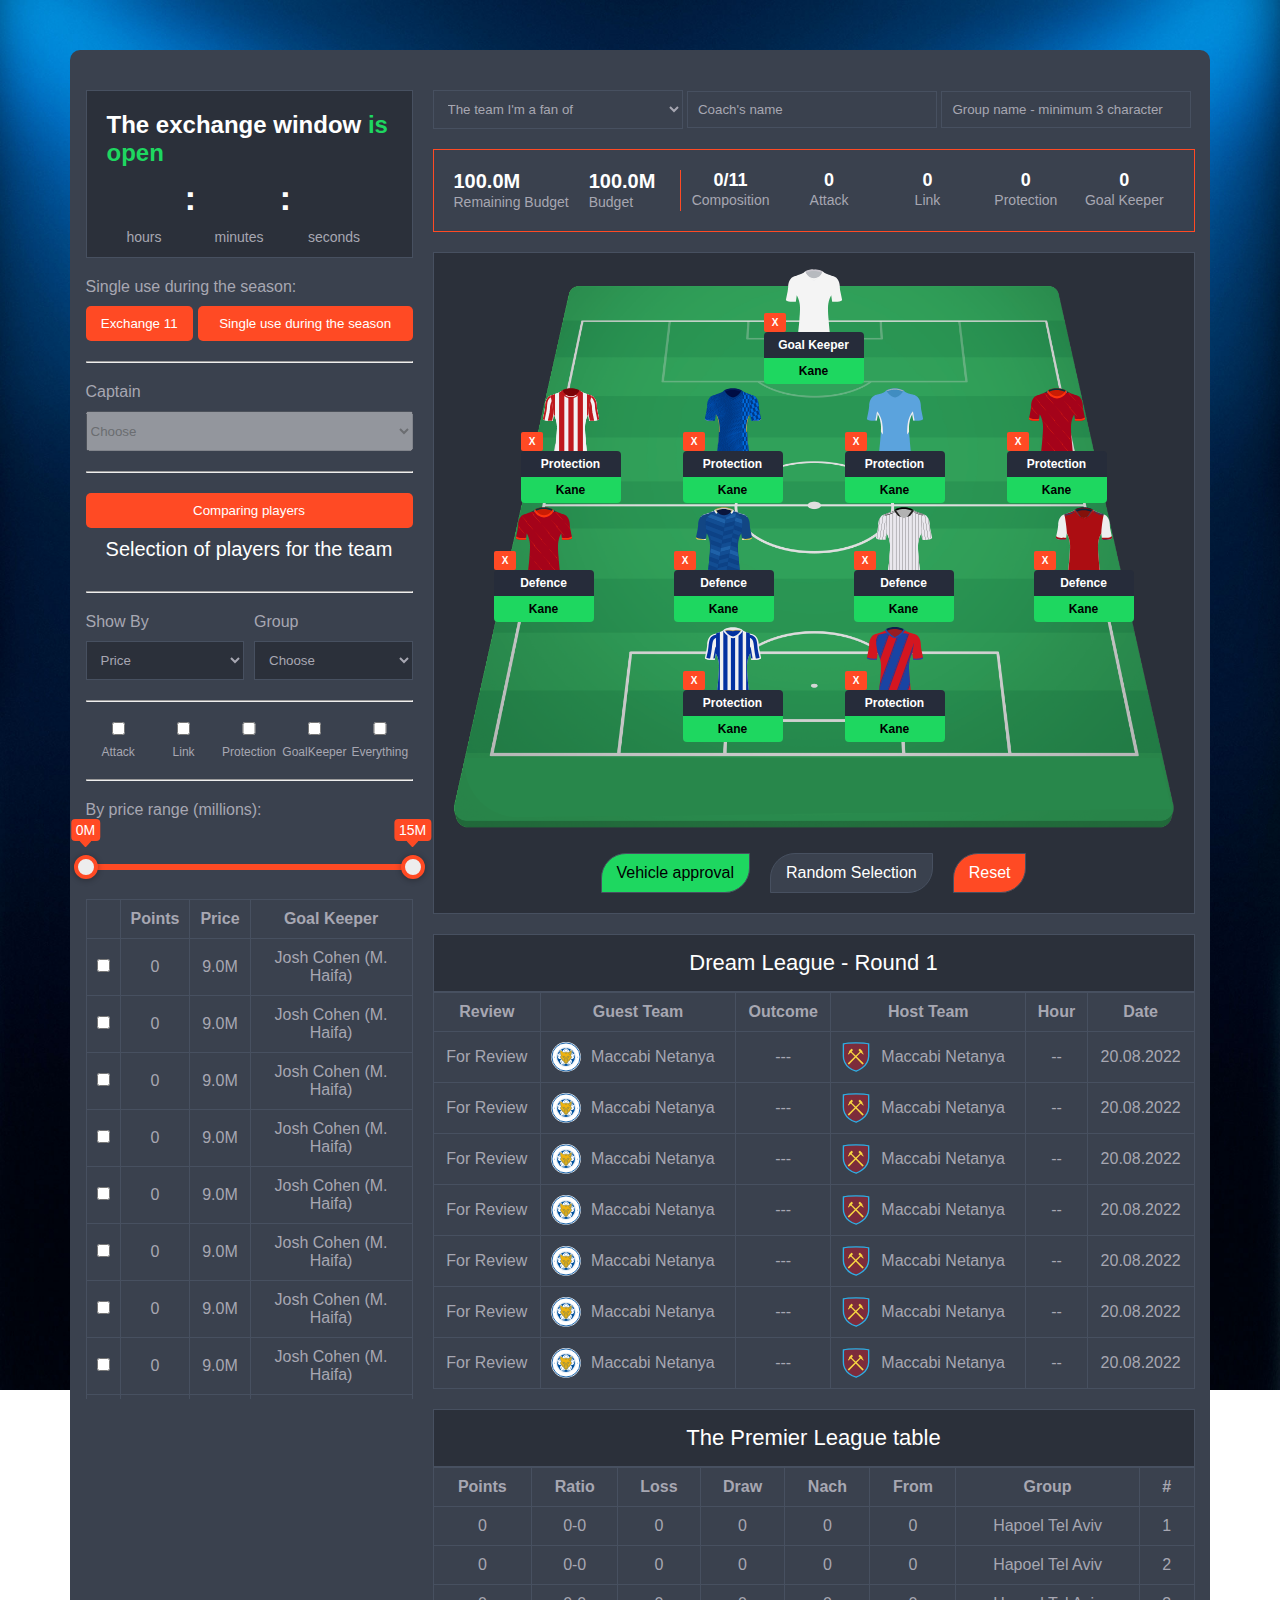
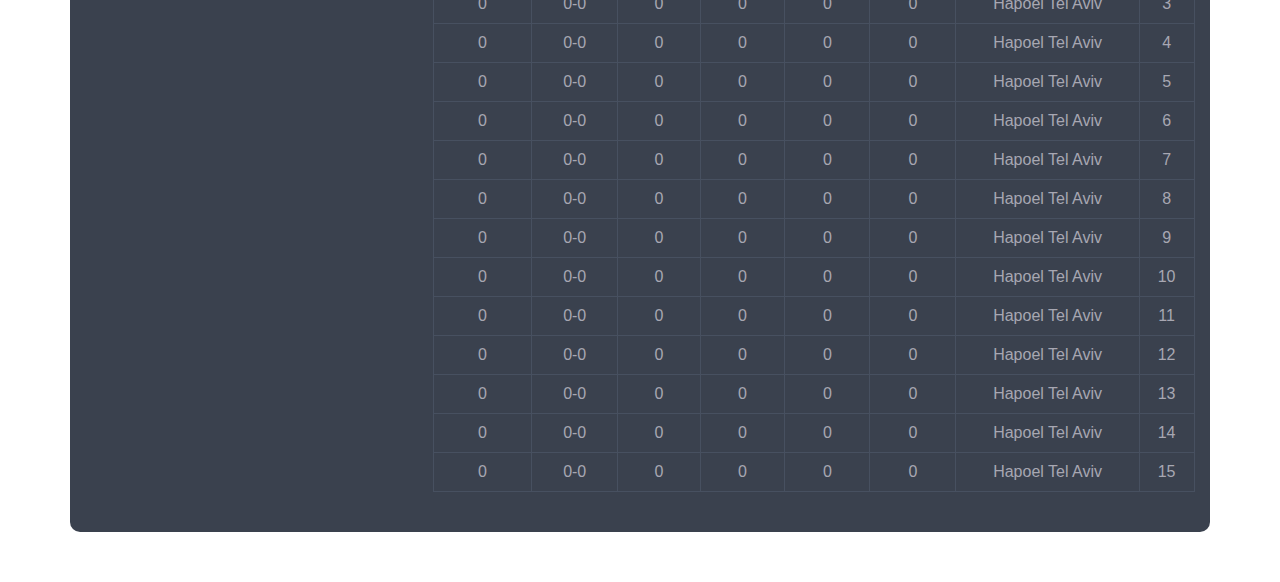
<file: index.html>
<!DOCTYPE html>
<html lang="en">
<head>
    <meta charset="UTF-8">
    <meta http-equiv="X-UA-Compatible" content="IE=edge">
    <meta name="viewport" content="width=device-width, initial-scale=1.0">
    <title>Sports</title>
    <link rel="stylesheet" href="assets/css/style.css">
</head>
<body>
    


<section class="sport-section">
    <div class="page-width">
       <div class="sportSectionContent gap-20 sport-inner items-left">
          <div class="leftPart">
             <div class="timerPart">
                <h2>The exchange window<span id="timeOut"> is open</span></h2>
                <div id="showTime">
                    <div id="showTime" class="hours"></div>
                    <div id="showTime" class="minutes"></div>
                    <div id="showTime" class="seconds"></div>
                </div>
            
             </div>
             <div class="inputPart">
                <form action="#">
                    <div>
                       <label class="customLabel" for="singleSeason">Single use during the season:</label>
                       <div class="inputTwoBtn">
                          <button disabled>Exchange 11</button>
                          <button>Single use during the season</button>
                       </div>
                    </div><hr>

                    <div>
                        <label class="customLabel" for="captain">Captain 
                        </label>
                        <select class="captainSelect" name="captain" id="captain" disabled>
                            <option value="choose">Choose</option>
                            <option value="select1">Captain 1</option>
                        </select>
                    </div><hr>

                    <div class="comBtnPart">
                        <button class="comPlayerBtn">Comparing players</button>
                        <h2>Selection of players for the team</h2>
                    </div><hr>

                    <div class="groupTwoBtn">
                        <div>
                            <label class="customLabel" for="showBy">Show By</label><br>
                          <select name="showBy" id="showBy">
                            <option value="price">Price</option>
                            <option value="points">Points</option>
                            <option value="there">There</option>
                          </select>
                        </div>

                        <div>
                            <label class="customLabel" for="group">Group</label><br>
                          <select name="group" id="group">
                            <option value="choose">Choose</option>
                            <option value="select">Select</option>
                            <option value="there">There</option>
                          </select>
                        </div>
                    </div><hr>

                    <div class="fiveDiv">
                        <div>
                           <input type="checkbox" name="attack" id="attack">
                           <label class="customLabel" for="attack">Attack</label>
                        </div>
                        <div>
                            <input type="checkbox" name="link" id="link">
                            <label class="customLabel" for="link">Link</label>
                         </div>
                         <div>
                            <input type="checkbox" name="protection" id="protection">
                            <label class="customLabel" for="protection">Protection</label>
                         </div>
                         <div>
                            <input type="checkbox" name="goalKeeper" id="goalKeeper">
                            <label class="customLabel" for="goalKeeper">GoalKeeper</label>
                         </div>
                         <div>
                            <input type="checkbox" name="everything" id="everything">
                            <label class="customLabel" for="everything">Everything</label>
                         </div>
                    </div><hr>

                    <div class="priceRangeSlider">
                        <label class="customLabel" for="priceSlider">By price range (millions):</label>
                        <!-- we can also set a default value for webrouk-custom-range div like from="300" to="700" -->
                        <webrouk-custom-range start="0" end="15" suffix-char="M">
                            <!-- This input will receive the value from the component (required) -->
                            <input id="priceSliderInput" type="hidden">
                        </webrouk-custom-range>
                    </div>

                </form>
            <div class="sliderTable">
                <table class="roundTable">
                    <thead>
                        <tr>
                            <th></th>
                            <th>Points</th>
                            <th>Price</th>
                            <th>Goal Keeper</th>
                        </tr>
                    </thead>
                    <tbody>
                        <tr>
                            <td>
                                <input type="checkbox" name="check" id="check">
                            </td>
                            <td>0</td>
                            <td>9.0M</td>
                            <td>
                                <a href="#">Josh Cohen (M. Haifa)</a>
                            </td>
                        </tr>
                        <tr>
                            <td>
                                <input type="checkbox" name="check" id="check">
                            </td>
                            <td>0</td>
                            <td>9.0M</td>
                            <td>
                                <a href="#">Josh Cohen (M. Haifa)</a>
                            </td>
                        </tr>
                        <tr>
                            <td>
                                <input type="checkbox" name="check" id="check">
                            </td>
                            <td>0</td>
                            <td>9.0M</td>
                            <td>
                                <a href="#">Josh Cohen (M. Haifa)</a>
                            </td>
                        </tr>
                        <tr>
                            <td>
                                <input type="checkbox" name="check" id="check">
                            </td>
                            <td>0</td>
                            <td>9.0M</td>
                            <td>
                                <a href="#">Josh Cohen (M. Haifa)</a>
                            </td>
                        </tr>
                        <tr>
                            <td>
                                <input type="checkbox" name="check" id="check">
                            </td>
                            <td>0</td>
                            <td>9.0M</td>
                            <td>
                                <a href="#">Josh Cohen (M. Haifa)</a>
                            </td>
                        </tr>
                        <tr>
                            <td>
                                <input type="checkbox" name="check" id="check">
                            </td>
                            <td>0</td>
                            <td>9.0M</td>
                            <td>
                                <a href="#">Josh Cohen (M. Haifa)</a>
                            </td>
                        </tr>
                        <tr>
                            <td>
                                <input type="checkbox" name="check" id="check">
                            </td>
                            <td>0</td>
                            <td>9.0M</td>
                            <td>
                                <a href="#">Josh Cohen (M. Haifa)</a>
                            </td>
                        </tr>
                        <tr>
                            <td>
                                <input type="checkbox" name="check" id="check">
                            </td>
                            <td>0</td>
                            <td>9.0M</td>
                            <td>
                                <a href="#">Josh Cohen (M. Haifa)</a>
                            </td>
                        </tr>
                        <tr>
                            <td>
                                <input type="checkbox" name="check" id="check">
                            </td>
                            <td>0</td>
                            <td>9.0M</td>
                            <td>
                                <a href="#">Josh Cohen (M. Haifa)</a>
                            </td>
                        </tr>
                        <tr>
                            <td>
                                <input type="checkbox" name="check" id="check">
                            </td>
                            <td>0</td>
                            <td>9.0M</td>
                            <td>
                                <a href="#">Josh Cohen (M. Haifa)</a>
                            </td>
                        </tr>
                        <tr>
                            <td>
                                <input type="checkbox" name="check" id="check">
                            </td>
                            <td>0</td>
                            <td>9.0M</td>
                            <td>
                                <a href="#">Josh Cohen (M. Haifa)</a>
                            </td>
                        </tr>
                        <tr>
                            <td>
                                <input type="checkbox" name="check" id="check">
                            </td>
                            <td>0</td>
                            <td>9.0M</td>
                            <td>
                                <a href="#">Josh Cohen (M. Haifa)</a>
                            </td>
                        </tr>
                        <tr>
                            <td>
                                <input type="checkbox" name="check" id="check">
                            </td>
                            <td>0</td>
                            <td>9.0M</td>
                            <td>
                                <a href="#">Josh Cohen (M. Haifa)</a>
                            </td>
                        </tr>
                        <tr>
                            <td>
                                <input type="checkbox" name="check" id="check">
                            </td>
                            <td>0</td>
                            <td>9.0M</td>
                            <td>
                                <a href="#">Josh Cohen (M. Haifa)</a>
                            </td>
                        </tr>
                        <tr>
                            <td>
                                <input type="checkbox" name="check" id="check">
                            </td>
                            <td>0</td>
                            <td>9.0M</td>
                            <td>
                                <a href="#">Josh Cohen (M. Haifa)</a>
                            </td>
                        </tr>
                        
                    </tbody>
                </table>
            </div>
            </div>
          </div>
          <div class="sport-players gap-30 rightPart">
            <div class="topPart">
                <div class="topPartInput">
                    <select class="topInputDesign" name="fanSelect" id="fanSelect">
                        <option value="fanOf">The team I'm a fan of</option>
                        <option value="other">Other</option>
                        <option value="Beitar Jerusalem">Beitar Jerusalem</option>
                    </select>
                    <input class="topInputDesign" type="text" name="coachName" placeholder="Coach's name" id="coachName">
                    <input class="topInputDesign" type="text" name="groupName" placeholder="Group name - minimum 3 character" id="groupName">
                </div>

                <div class="playerBudget">
                    <div class="flex jus-content-left gap-20">
                       <div class="playerBudgetContent">
                         <h2>100.0M</h2>
                         <span>Remaining Budget</span>
                       </div>
                       <div class="playerBudgetContent">
                        <h2>100.0M</h2>
                        <span>Budget</span>
                      </div>
                    </div>

                    <div class="playerFiveInfo">
                        <div>
                            <h3>0/11</h3>
                            <span>Composition</span>
                        </div>
                        <div>
                            <h3>0</h3>
                            <span>Attack</span>
                        </div>
                        <div>
                            <h3>0</h3>
                            <span>Link</span>
                        </div>
                        <div>
                            <h3>0</h3>
                            <span>Protection</span>
                        </div>
                        <div>
                            <h3>0</h3>
                            <span>Goal Keeper</span>
                        </div>
                    </div>
                </div>
            </div>
            <div class="sport-player-team">
                <div class="sport-bg">
                    <div class="grid po-div">
                       <div class="player">
                           <h2>
                               PO
                           </h2>
                       </div>
                       <div id="poPlayer" class="playerView">
                           <div class="playerImgContainer">
                               <img class="playerImg" src="assets/imgs/po.svg" alt="">
                           </div>
                           <button onclick="poCloseFunction();" id="poClose" class="playerCloseBtn">X</button>
                           <span class="goalKeeper">Goal Keeper</span>
                           <span class="playerName">Kane</span>
                       </div>
                    </div>
                    <div class="grid cc-div">
                       <div class="player">
                           <h2>
                               mf
                           </h2>
                           <div id="mf1Player" class="playerView">
                               <div class="playerImgContainer">
                                   <img class="playerImg" src="assets/imgs/mf-1.svg" alt="">
                               </div>
                               <button onclick="mf1CloseFunction();" id="mf1Close" class="playerCloseBtn">X</button>
                               <span class="goalKeeper">Protection</span>
                               <span class="playerName">Kane</span>
                           </div>
                       </div>
                       <div class="player">
                           <h2>
                               mf
                           </h2>
                           <div id="mf2Player" class="playerView">
                               <div class="playerImgContainer">
                                   <img class="playerImg" src="assets/imgs/mf-2.svg" alt="">
                               </div>
                               <button onclick="mf2CloseFunction();" id="mf2Close" class="playerCloseBtn">X</button>
                               <span class="goalKeeper">Protection</span>
                               <span class="playerName">Kane</span>
                           </div>
                       </div>
                       <div class="player">
                           <h2>
                               mf
                           </h2>
                           <div id="mf3Player" class="playerView">
                               <div class="playerImgContainer">
                                   <img class="playerImg" src="assets/imgs/mf-3.svg" alt="">
                               </div>
                               <button onclick="mf3CloseFunction();" id="mf3Close" class="playerCloseBtn">X</button>
                               <span class="goalKeeper">Protection</span>
                               <span class="playerName">Kane</span>
                           </div>
                       </div>
                       <div class="player">
                           <h2>
                               mf
                           </h2>
                           <div id="mf4Player" class="playerView">
                               <div class="playerImgContainer">
                                   <img class="playerImg" src="assets/imgs/mf-4.svg" alt="">
                               </div>
                               <button onclick="mf4CloseFunction();" id="mf4Close" class="playerCloseBtn">X</button>
                               <span class="goalKeeper">Protection</span>
                               <span class="playerName">Kane</span>
                           </div>
                       </div>
                    </div>
                    <div class="grid df-div">
                       <div class="player">
                           <h2>
                               DF
                           </h2>
                           <div id="df1Player" class="playerView">
                               <div class="playerImgContainer">
                                   <img class="playerImg" src="assets/imgs/df-1.svg" alt="">
                               </div>
                               <button onclick="df1CloseFunction();" id="df1Close" class="playerCloseBtn">X</button>
                               <span class="goalKeeper">Defence</span>
                               <span class="playerName">Kane</span>
                           </div>
                       </div>
                       <div class="player">
                           <h2>
                               DF
                           </h2>
                           <div id="df2Player" class="playerView">
                               <div class="playerImgContainer">
                                   <img class="playerImg" src="assets/imgs/df-2.svg" alt="">
                               </div>
                               <button onclick="df2CloseFunction();" id="df2Close" class="playerCloseBtn">X</button>
                               <span class="goalKeeper">Defence</span>
                               <span class="playerName">Kane</span>
                           </div>
                       </div>
                       <div class="player">
                           <h2>
                               DF
                           </h2>
                           <div id="df3Player" class="playerView">
                               <div class="playerImgContainer">
                                   <img class="playerImg" src="assets/imgs/df-3.svg" alt="">
                               </div>
                               <button onclick="df3CloseFunction();" id="df3Close" class="playerCloseBtn">X</button>
                               <span class="goalKeeper">Defence</span>
                               <span class="playerName">Kane</span>
                           </div>
                       </div>
                       <div class="player">
                           <h2>
                               DF
                           </h2>
                           <div id="df4Player" class="playerView">
                               <div class="playerImgContainer">
                                   <img class="playerImg" src="assets/imgs/df-4.svg" alt="">
                               </div>
                               <button onclick="df4CloseFunction();" id="df4Close" class="playerCloseBtn">X</button>
                               <span class="goalKeeper">Defence</span>
                               <span class="playerName">Kane</span>
                           </div>
                       </div>
                    </div>
                    <div class="grid at-div">
                       <div class="player">
                           <h2>
                               AT
                           </h2>
                           <div id="at1Player" class="playerView">
                               <div class="playerImgContainer">
                                   <img class="playerImg" src="assets/imgs/at-1.svg" alt="">
                               </div>
                               <button onclick="at1CloseFunction();" id="at1Close" class="playerCloseBtn">X</button>
                               <span class="goalKeeper">Protection</span>
                               <span class="playerName">Kane</span>
                           </div>
                       </div>
                       <div class="player">
                           <h2>
                               AT
                           </h2>
                           <div id="at2Player" class="playerView">
                               <div class="playerImgContainer">
                                   <img class="playerImg" src="assets/imgs/at-2.svg" alt="">
                               </div>
                               <button onclick="at2CloseFunction();" id="at2Close" class="playerCloseBtn">X</button>
                               <span class="goalKeeper">Protection</span>
                               <span class="playerName">Kane</span>
                           </div>
                       </div>
                    </div>
               </div>

               <div class="sportTheeBtn">
                  <button class="approvBtn">Vehicle approval</button>
                  <button class="randomBtn">Random Selection</button>
                  <button class="resetBtn">Reset</button>
               </div>
            </div>
            <!-- sports table -->
            <div class="tableHeader">
                <h2>
                    Dream League - Round 1
                </h2>
            </div>
            <div style="overflow-x: auto;">
                <table class="roundTable">
                    <thead>
                        <tr>
                            <th>Review</th>
                            <th>Guest Team</th>
                            <th>Outcome</th>
                            <th>Host Team</th>
                            <th>Hour</th>
                            <th>Date</th>
                        </tr>
                    </thead>
                    <tbody>
                        <tr>
                            <td>
                                <a href="#">For Review</a>
                            </td>
                            <td>
                                <a href="#">
                                    <div class="imgName">
                                        <img src="assets/imgs/Leicester.svg" alt="team">
                                        <span>Maccabi Netanya</span>
                                    </div>
                                </a>
                            </td>
                            <td>
                                <span>---</span>
                            </td>
                            <td>
                                <a href="#">
                                    <div class="imgName">
                                        <img src="assets/imgs/West_Ham.svg" alt="team">
                                        <span>Maccabi Netanya</span>
                                    </div>
                                </a>
                            </td>

                            <td>
                                <span>--</span>
                            </td>
                            <td>
                                <span>20.08.2022</span>
                            </td>
                        </tr>
                        <tr>
                            <td>
                                <a href="#">For Review</a>
                            </td>
                            <td>
                                <a href="#">
                                    <div class="imgName">
                                        <img src="assets/imgs/Leicester.svg" alt="team">
                                        <span>Maccabi Netanya</span>
                                    </div>
                                </a>
                            </td>
                            <td>
                                <span>---</span>
                            </td>
                            <td>
                                <a href="#">
                                    <div class="imgName">
                                        <img src="assets/imgs/West_Ham.svg" alt="team">
                                        <span>Maccabi Netanya</span>
                                    </div>
                                </a>
                            </td>

                            <td>
                                <span>--</span>
                            </td>
                            <td>
                                <span>20.08.2022</span>
                            </td>
                        </tr>

                        <tr>
                            <td>
                                <a href="#">For Review</a>
                            </td>
                            <td>
                                <a href="#">
                                    <div class="imgName">
                                        <img src="assets/imgs/Leicester.svg" alt="team">
                                        <span>Maccabi Netanya</span>
                                    </div>
                                </a>
                            </td>
                            <td>
                                <span>---</span>
                            </td>
                            <td>
                                <a href="#">
                                    <div class="imgName">
                                        <img src="assets/imgs/West_Ham.svg" alt="team">
                                        <span>Maccabi Netanya</span>
                                    </div>
                                </a>
                            </td>

                            <td>
                                <span>--</span>
                            </td>
                            <td>
                                <span>20.08.2022</span>
                            </td>
                        </tr>

                        <tr>
                            <td>
                                <a href="#">For Review</a>
                            </td>
                            <td>
                                <a href="#">
                                    <div class="imgName">
                                        <img src="assets/imgs/Leicester.svg" alt="team">
                                        <span>Maccabi Netanya</span>
                                    </div>
                                </a>
                            </td>
                            <td>
                                <span>---</span>
                            </td>
                            <td>
                                <a href="#">
                                    <div class="imgName">
                                        <img src="assets/imgs/West_Ham.svg" alt="team">
                                        <span>Maccabi Netanya</span>
                                    </div>
                                </a>
                            </td>

                            <td>
                                <span>--</span>
                            </td>
                            <td>
                                <span>20.08.2022</span>
                            </td>
                        </tr>

                        <tr>
                            <td>
                                <a href="#">For Review</a>
                            </td>
                            <td>
                                <a href="#">
                                    <div class="imgName">
                                        <img src="assets/imgs/Leicester.svg" alt="team">
                                        <span>Maccabi Netanya</span>
                                    </div>
                                </a>
                            </td>
                            <td>
                                <span>---</span>
                            </td>
                            <td>
                                <a href="#">
                                    <div class="imgName">
                                        <img src="assets/imgs/West_Ham.svg" alt="team">
                                        <span>Maccabi Netanya</span>
                                    </div>
                                </a>
                            </td>

                            <td>
                                <span>--</span>
                            </td>
                            <td>
                                <span>20.08.2022</span>
                            </td>
                        </tr>

                        <tr>
                            <td>
                                <a href="#">For Review</a>
                            </td>
                            <td>
                                <a href="#">
                                    <div class="imgName">
                                        <img src="assets/imgs/Leicester.svg" alt="team">
                                        <span>Maccabi Netanya</span>
                                    </div>
                                </a>
                            </td>
                            <td>
                                <span>---</span>
                            </td>
                            <td>
                                <a href="#">
                                    <div class="imgName">
                                        <img src="assets/imgs/West_Ham.svg" alt="team">
                                        <span>Maccabi Netanya</span>
                                    </div>
                                </a>
                            </td>

                            <td>
                                <span>--</span>
                            </td>
                            <td>
                                <span>20.08.2022</span>
                            </td>
                        </tr>

                        <tr>
                            <td>
                                <a href="#">For Review</a>
                            </td>
                            <td>
                                <a href="#">
                                    <div class="imgName">
                                        <img src="assets/imgs/Leicester.svg" alt="team">
                                        <span>Maccabi Netanya</span>
                                    </div>
                                </a>
                            </td>
                            <td>
                                <span>---</span>
                            </td>
                            <td>
                                <a href="#">
                                    <div class="imgName">
                                        <img src="assets/imgs/West_Ham.svg" alt="team">
                                        <span>Maccabi Netanya</span>
                                    </div>
                                </a>
                            </td>

                            <td>
                                <span>--</span>
                            </td>
                            <td>
                                <span>20.08.2022</span>
                            </td>
                        </tr>
                    </tbody>
                </table>
            </div>

            <!-- The Premier League table content -->
            <div class="tableHeader">
                <h2>
                    The Premier League table
                </h2>
            </div>
            <div style="overflow-x: auto;">
                <table class="roundTable">
                    <thead>
                        <tr>
                            <th>Points</th>
                            <th>Ratio</th>
                            <th>Loss</th>
                            <th>Draw</th>
                            <th>Nach</th>
                            <th>From</th>
                            <th>Group</th>
                            <th>#</th>
                        </tr>
                    </thead>
                    <tbody>
                        <tr>
                            <td>0</td>
                            <td>0-0</td>
                            <td>0</td>
                            <td>0</td>
                            <td>0</td>
                            <td>0</td>
                            <td>
                                <a href="#">
                                    Hapoel Tel Aviv
                                </a>
                            </td>
                            <td>1</td>
                        </tr>
                        <tr>
                            <td>0</td>
                            <td>0-0</td>
                            <td>0</td>
                            <td>0</td>
                            <td>0</td>
                            <td>0</td>
                            <td>
                                <a href="#">
                                    Hapoel Tel Aviv
                                </a>
                            </td>
                            <td>2</td>
                        </tr>
                        <tr>
                            <td>0</td>
                            <td>0-0</td>
                            <td>0</td>
                            <td>0</td>
                            <td>0</td>
                            <td>0</td>
                            <td>
                                <a href="#">
                                    Hapoel Tel Aviv
                                </a>
                            </td>
                            <td>3</td>
                        </tr>
                        <tr>
                            <td>0</td>
                            <td>0-0</td>
                            <td>0</td>
                            <td>0</td>
                            <td>0</td>
                            <td>0</td>
                            <td>
                                <a href="#">
                                    Hapoel Tel Aviv
                                </a>
                            </td>
                            <td>4</td>
                        </tr>
                        <tr>
                            <td>0</td>
                            <td>0-0</td>
                            <td>0</td>
                            <td>0</td>
                            <td>0</td>
                            <td>0</td>
                            <td>
                                <a href="#">
                                    Hapoel Tel Aviv
                                </a>
                            </td>
                            <td>5</td>
                        </tr>
                        <tr>
                            <td>0</td>
                            <td>0-0</td>
                            <td>0</td>
                            <td>0</td>
                            <td>0</td>
                            <td>0</td>
                            <td>
                                <a href="#">
                                    Hapoel Tel Aviv
                                </a>
                            </td>
                            <td>6</td>
                        </tr>
                        <tr>
                            <td>0</td>
                            <td>0-0</td>
                            <td>0</td>
                            <td>0</td>
                            <td>0</td>
                            <td>0</td>
                            <td>
                                <a href="#">
                                    Hapoel Tel Aviv
                                </a>
                            </td>
                            <td>7</td>
                        </tr>
                        <tr>
                            <td>0</td>
                            <td>0-0</td>
                            <td>0</td>
                            <td>0</td>
                            <td>0</td>
                            <td>0</td>
                            <td>
                                <a href="#">
                                    Hapoel Tel Aviv
                                </a>
                            </td>
                            <td>8</td>
                        </tr>
                        <tr>
                            <td>0</td>
                            <td>0-0</td>
                            <td>0</td>
                            <td>0</td>
                            <td>0</td>
                            <td>0</td>
                            <td>
                                <a href="#">
                                    Hapoel Tel Aviv
                                </a>
                            </td>
                            <td>9</td>
                        </tr>
                        <tr>
                            <td>0</td>
                            <td>0-0</td>
                            <td>0</td>
                            <td>0</td>
                            <td>0</td>
                            <td>0</td>
                            <td>
                                <a href="#">
                                    Hapoel Tel Aviv
                                </a>
                            </td>
                            <td>10</td>
                        </tr>
                        <tr>
                            <td>0</td>
                            <td>0-0</td>
                            <td>0</td>
                            <td>0</td>
                            <td>0</td>
                            <td>0</td>
                            <td>
                                <a href="#">
                                    Hapoel Tel Aviv
                                </a>
                            </td>
                            <td>11</td>
                        </tr>

                        <tr>
                            <td>0</td>
                            <td>0-0</td>
                            <td>0</td>
                            <td>0</td>
                            <td>0</td>
                            <td>0</td>
                            <td>
                                <a href="#">
                                    Hapoel Tel Aviv
                                </a>
                            </td>
                            <td>12</td>
                        </tr>

                        <tr>
                            <td>0</td>
                            <td>0-0</td>
                            <td>0</td>
                            <td>0</td>
                            <td>0</td>
                            <td>0</td>
                            <td>
                                <a href="#">
                                    Hapoel Tel Aviv
                                </a>
                            </td>
                            <td>13</td>
                        </tr>

                        <tr>
                            <td>0</td>
                            <td>0-0</td>
                            <td>0</td>
                            <td>0</td>
                            <td>0</td>
                            <td>0</td>
                            <td>
                                <a href="#">
                                    Hapoel Tel Aviv
                                </a>
                            </td>
                            <td>14</td>
                        </tr>

                        <tr>
                            <td>0</td>
                            <td>0-0</td>
                            <td>0</td>
                            <td>0</td>
                            <td>0</td>
                            <td>0</td>
                            <td>
                                <a href="#">
                                    Hapoel Tel Aviv
                                </a>
                            </td>
                            <td>15</td>
                        </tr>

                    </tbody>
                </table>
            </div>
          </div>
       </div>
    </div>
</section>

<script src="assets/js-code/webrouk-custom-range.js"></script>
<script src="assets/js-code/main.js"></script>
<script>
    const input = document.querySelector("#priceSliderInput");
    input.addEventListener("change", (e) => console.log(e.target.value));
  </script>
</body>
</html>
</file>
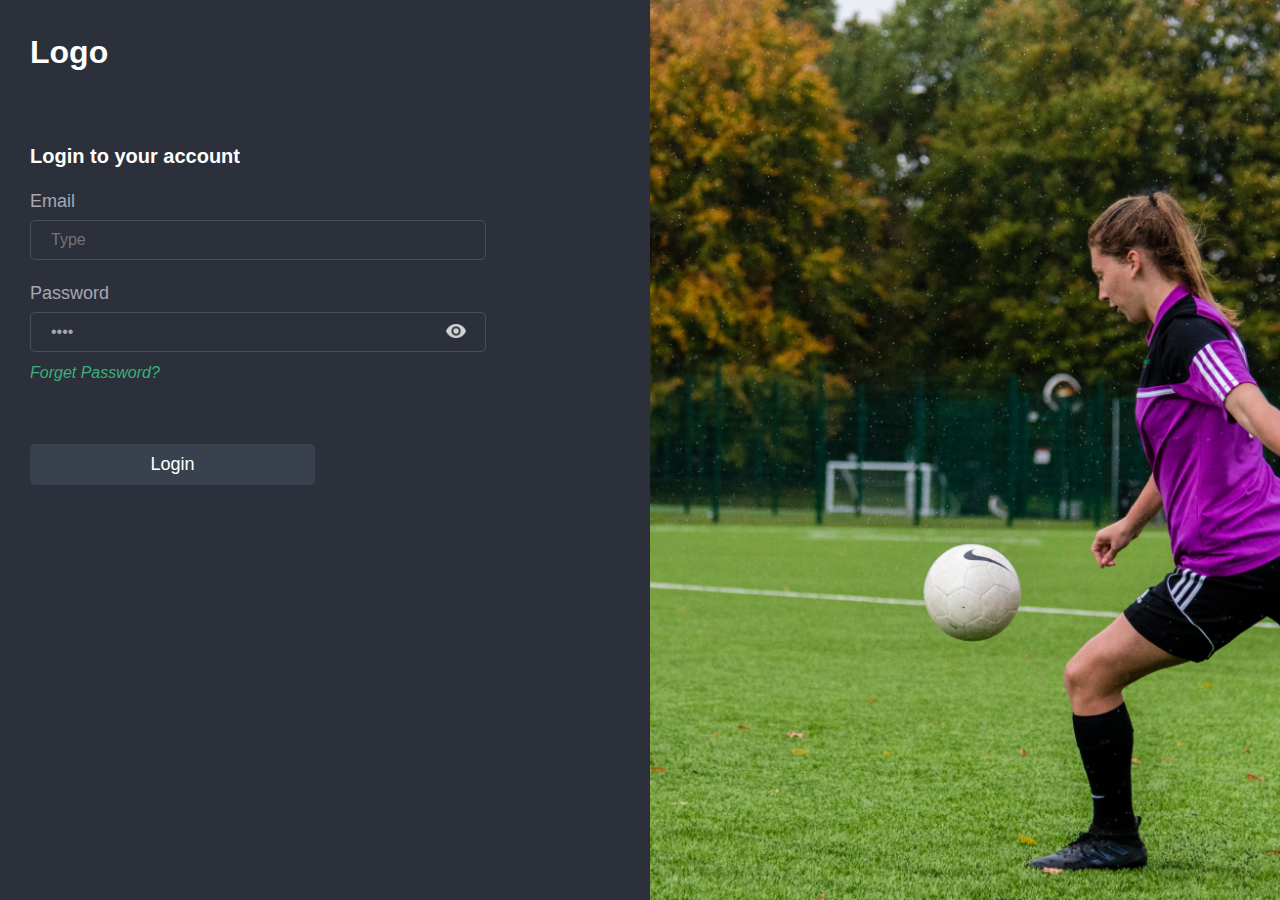
<file: login.html>
<!DOCTYPE html>
<html lang="en">
<head>
    <meta charset="UTF-8">
    <meta http-equiv="X-UA-Compatible" content="IE=edge">
    <meta name="viewport" content="width=device-width, initial-scale=1.0">
    <title>Login page</title>
    <link rel="stylesheet" href="assets/css/login.css">
</head>
<body>
    
    <section class="loginSection">
        <div class="loginInnerBody">
            <div class="loginDiv">
                <div class="accessLogo">
                    <a href="#">Logo</a>
                </div>
                <div class="loginDetails">
                    <h3 class="subHeading mobileCenter">Login to your account</h3>
                    <form action="#" method="post">
                        <div class="inputFieldMargin">
                            <label class="customLabel" for="loginEmail">Email</label><br>
                            <input class="customInput" type="email" id="loginEmail" name="loginEmail" placeholder="Type">
                        </div>
                        <div class="inputFieldMargin">
                            <label class="customLabel" for="loginPassword">Password</label><br>
                            <div class="passwordIconFixed">
                                <input class="customInput" type="password" value="Type" id="loginPassword" name="loginPassword">
                                <img class="passwordImg" src="assets/imgs/hide-password-icon.png" onclick="logintogglePassword()" alt="icon">
                            </div>
                        </div>
                        <div class="forgotLink">
                            <a href="forgot-password.html">Forget Password?</a>
                        </div>
                        <div class="submitBtnMargin">
                            <input class="customBtn submitBtn" id="submitLogin" type="submit" value="Login">
                        </div>
                    </form>
                </div>
            </div>
                <div class="loginImg"></div>
        </div>
    </section>


    <script src="assets/js-code/passwordToggle.js"></script>
</body>
</html>
</file>
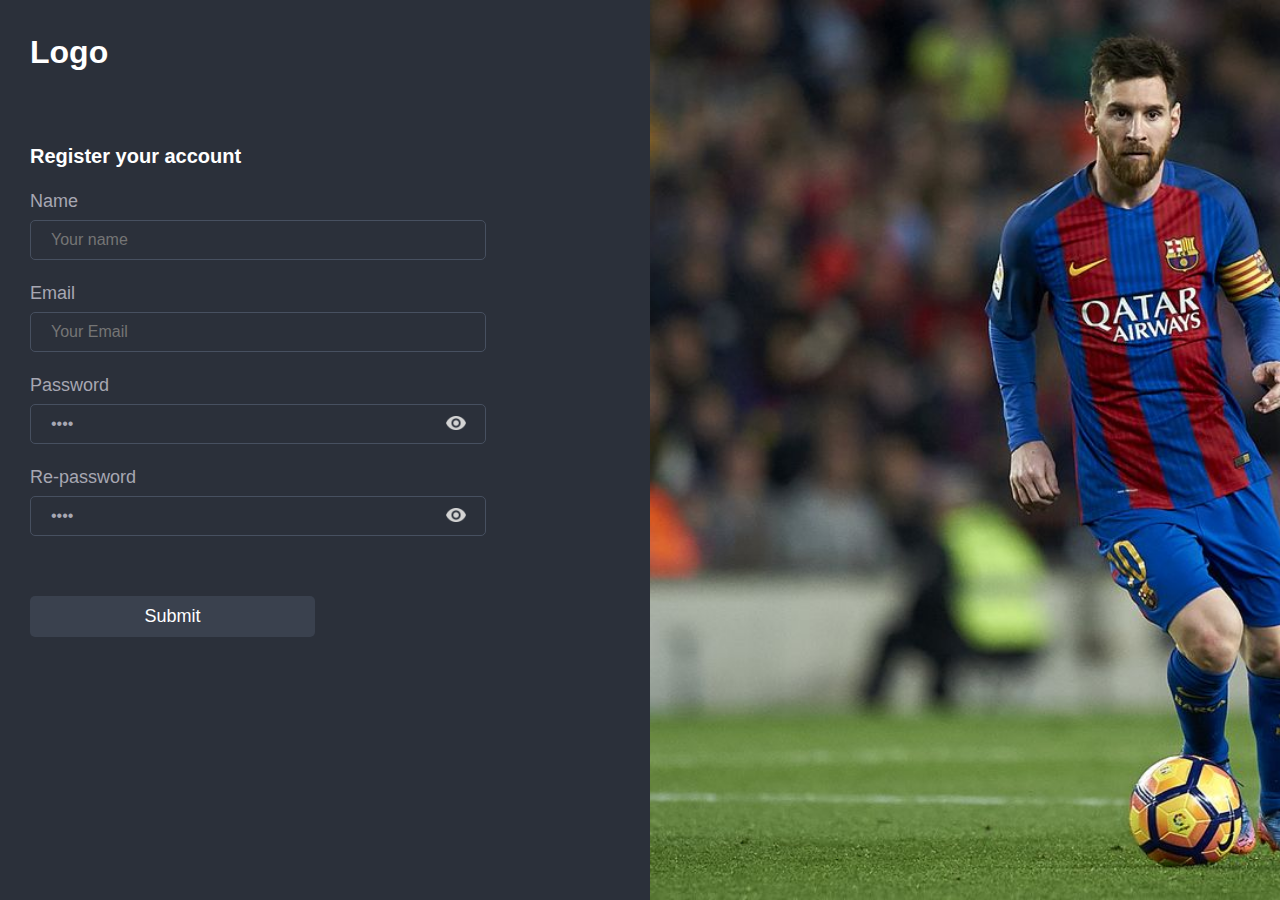
<file: registration.html>
<!DOCTYPE html>
<html lang="en">
<head>
    <meta charset="UTF-8">
    <meta http-equiv="X-UA-Compatible" content="IE=edge">
    <meta name="viewport" content="width=device-width, initial-scale=1.0">
    <title>Registration page</title>
    <link rel="stylesheet" href="assets/css/resigtration.css">
</head>
<body>
    
    <section class="loginSection">
        <div class="loginInnerBody">
            <div class="loginDiv">
                <div class="accessLogo">
                    <a href="#">Logo</a>
                </div>
                <div class="loginDetails">
                    <h3 class="subHeading mobileCenter">Register your account</h3>
                    <form action="#" method="post">
                        <div class="inputFieldMargin">
                            <label class="customLabel" for="regisName">Name</label><br>
                            <input class="customInput" type="email" id="regisName" name="regisName" placeholder="Your name">
                        </div>
                        <div class="inputFieldMargin">
                            <label class="customLabel" for="regisEmail">Email</label><br>
                            <input class="customInput" type="email" id="regisEmail" name="regisEmail" placeholder="Your Email">
                        </div>
                        <div class="inputFieldMargin">
                            <label class="customLabel" for="regisPass">Password</label><br>
                            <div class="passwordIconFixed">
                                <input class="customInput" type="password" value="Type" id="regisPass" name="regisPass">
                                <img class="passwordImg" src="assets/imgs/hide-password-icon.png" onclick="registogglePassword()" alt="icon">
                            </div>
                        </div>
                        <div class="inputFieldMargin">
                            <label class="customLabel" for="regisRepass">Re-password</label><br>
                            <div class="passwordIconFixed">
                                <input class="customInput" type="password" value="Type" id="regisRepass" name="regisRepass">
                                <img class="passwordImg" src="assets/imgs/hide-password-icon.png" onclick="retogglePassword()" alt="icon">
                            </div>
                        </div>
                        <div class="submitBtnMargin">
                            <input class="customBtn submitBtn" id="submitLogin" type="submit" value="Submit">
                        </div>
                    </form>
                </div>
            </div>
                <div class="loginImg"></div>
        </div>
    </section>


    <script src="assets/js-code/passwordToggle.js"></script>
</body>
</html>
</file>
<file: assets/css/style.css>
/* base settings */
:root{
    --primarg-color: #3A414E;
    --secondary-color: #2B303A;
    --tertiary-color: #1ed760;
    --dark-color: #262C3A;
    --font-black-color: #000000;
    --font-white-color: #FFFFFF;
    --font-ash-color: #a7a7b2;
    --box-border-radius: 10px;
    --box-border-color: #475060;
}

/* price range slider custom color */
webrouk-custom-range {
    /* Expected variables from inside the component (optional) */
    --w-primary-color: #ff4a24;;
    --w-text-color: hsl(0, 100%, 100%);
    --w-line-color: hsl(0, 0%, 93%);
  }

*{
    margin: 0;
    padding: 0;
    box-sizing: border-box;
    -webkit-box-sizing: border-box;
    -moz-box-sizing: border-box;
    -webkit-font-smoothing: antialiased;
}

body{
    background-image: url("../imgs/bodyj-img.jpg");
    width: 100%;
    width: 100%;
    background-size: cover;
    background-repeat: no-repeat;
    background-attachment: fixed;
    font-family: "Montserrat", "Open Sans", "Helvetica Neue", Helvetica, Arial, sans-serif;
}

h1, h2, h3, h4, h5, h6, p, span {
    padding: 0;
    margin: 0;
}

a{
    text-decoration: none;
}

.page-width{
    width: 1200px;
    padding: 0 30px;
    margin: 0 auto;
}


.flex{
    display: flex;
    flex-direction: row;
    justify-content: center;
    align-items: center;
}

.grid{
    display: grid;
    display: -ms-grid;
    display: -moz-grid;
    justify-content: center;
    align-items: center;
}

.sportSectionContent{
    display: grid;
    display: -ms-grid;
    display: -moz-grid;
    grid-template-columns: 1fr 2fr;
    justify-content: center;
    align-items: center;
}

.jus-content-left{
    justify-content: start;
}

.jus-content-center{
    justify-content: center;
}

.jus-content-right{
    justify-content: end;
}

.items-left{
   align-items: flex-start;
}

.items-center{
    align-items: center;
 }

 .items-right{
    align-items: flex-end;
 }

.no-of-col-1{
    grid-template-columns: 1fr;
}

.no-of-col-2{
    grid-template-columns: 1fr 1fr;
}

.no-of-col-3{
    grid-template-columns: 1fr 1fr 1fr;
}

.no-of-col-4{
    grid-template-columns: 1fr 1fr 1fr 1fr;
}

.gap-0 {
    gap: 0;
}

.gap-20{
    gap: 20px;
}

.gap-30{
    gap: 30px;
}



/* main style */

/* left-side-design */

.timerPart{
    border: 1px solid var(--box-border-color);
    background-color: var(--secondary-color);
    color: var(--font-white-color);
    padding: 20px;
}

.timerPart #timeOut{
    color: var(--tertiary-color);
}

#showTime {
    text-align: center;
    display: flex;
    justify-content: center;
    align-items: center;
    position: relative;
}

#showTime div {
    text-align: center;
    font-size: 35px;
    font-weight: 800;
    margin-right: 20px;
    display: flex;
    justify-content: center;
    align-items: center;
    height: 100px;
    position: relative;
	width: 75px;
    height: 70px;
}

#showTime div:after {
    position: absolute;
    bottom: -10px;
	left: 0;
    width: 100%;
    height: 30%;
    font-size: 14px;
    font-weight: 500;
    color: var(--font-ash-color);
	background: transparent;
    display: grid;
    place-items: center;
}

#showTime div.hours:after  {
    content: "hours";
}
#showTime div.minutes:after  {
    content: "minutes";
}
#showTime div.seconds:after  {
    content: "seconds";
}

#showTime div:first-child:before{
    content: ":";
    position: absolute;
    right: -13px;
    top: 11px;
    width: 10px;
    height: 20px;
}

#showTime div:nth-child(2):before{
    content: ":";
    position: absolute;
    right: -13px;
    top: 11px;
    width: 10px;
    height: 20px;
}

.inputPart{
    margin-top: 20px;
}

.inputPart hr{
    margin: 20px 0px;
    width: 100%;
    height: 1px;
}

.inputTwoBtn{
    margin-top: 10px;
    display: grid;
    grid-template-columns: 1fr 2fr;
    gap: 5px;
}

.customLabel{
    font-size: 16px;
    color: var(--font-ash-color);
}

.inputTwoBtn button{
 padding: 10px;
 background-color: #ff4a24;
 outline: none;
 border: none;
 color: var(--font-white-color);
 cursor: pointer;
 border-radius: 5px;
}

.captainSelect{
    display: block;
    width: 100%;
    height: 40px;
    margin-top: 10px;
}

.comBtnPart h2{
    font-size: 20px;
    font-weight: 500;
    padding: 10px 0;
    text-align: center;
    color: var(--font-white-color);
}

.comPlayerBtn{
    padding: 10px;
    width: 100%;
    background-color: #ff4a24;
    outline: none;
    border: none;
    color: var(--font-white-color);
    cursor: pointer;
    border-radius: 5px;
}

.groupTwoBtn{
    display: grid;
    grid-template-columns: 1fr 1fr;
    gap: 10px;
}

.groupTwoBtn select{
   width: 100%;
   margin-top: 10px;
   padding: 10px;
   background-color: var(--secondary-color);
   color: var(--font-ash-color);
   border: 1px solid var(--box-border-color);
   outline: none;
}

.fiveDiv{
    display: grid;
    grid-template-columns: 1fr 1fr 1fr 1fr 1fr;
    text-align: center;
}

.fiveDiv div{
    display: flex;
    flex-direction: column;
    font-size: 12px;
}

.fiveDiv div label{
    font-size: 12px;
    margin-top: 10px;
}

.sliderTable{
    overflow-x: auto;
    height: 500px;
    overflow-y: auto;
    margin-top: 20px;
}

/* right-side-design */
.topPartInput .topInputDesign{
    padding: 10px;
    width: 250px;
    background-color: transparent;
    border: 1px solid var(--box-border-color);
    color: var(--font-ash-color);
    outline: none;
}

.topInputDesign::placeholder{
    color: var(--font-ash-color);
}


.playerBudget{
    display: grid;
    grid-template-columns: auto 1fr;
    gap: 20px;
    margin: 20px 0;
    border: 1px solid #ff4a24;
    padding: 20px;
    
}

.sportTheeBtn{
    display: flex;
    flex-direction: row;
    gap: 20px;
    align-items: center;
    justify-content: center;
}


.sportTheeBtn button{
    padding: 10px 15px;
    border: 1px solid var(--box-border-color);
    outline: none;
    cursor: pointer;
    font-size: 16px;
    font-weight: 500;
    border-radius: 25px 0 25px 0;
}

.sportTheeBtn .approvBtn{
    background-color: #1ed760;
    color: #000000;
}

.sportTheeBtn .randomBtn{
    background-color: var(--primarg-color);
    color: #fff;
}

.sportTheeBtn .resetBtn{
 background-color: #ff4a24;
 color: #FFFFFF;
}

.playerFiveInfo{
    display: grid;
    grid-template-columns: 1fr 1fr 1fr 1fr 1fr;
    text-align: center;
    border-left: 1px solid #ff4a24;
    margin-left: 5px;
}

.playerFiveInfo h3{
    font-size: 18px;
    font-weight: 600;
    color: var(--font-white-color);
}

.playerFiveInfo span{
    font-size: 14px;
    font-weight: 500;
    color: var(--font-ash-color);
}

.playerBudgetContent h2{
    font-size: 20px;
    font-weight: 600;
    color: var(--font-white-color);
}

.playerBudgetContent span{
    font-size: 14px;
    font-weight: 500;
    color: var(--font-ash-color);
}

.sport-inner{
    background-color: var(--primarg-color);
    padding: 40px 20px;
    border-radius: var(--box-border-radius);
    margin: 50px 0;
}


.sport-player-team{
    background-color: var(--secondary-color);
    padding: 20px;
    border: 1px solid var(--box-border-color);
}

.sport-player-team .sport-bg{
    background-image: url("../imgs/ground-img.png");
    position: relative;
    background-size: contain;
    background-repeat: no-repeat;
    margin: 0 auto;
    padding: 20px 0;
    width: 720px;
    height: 580px;
}

.playerView {
    position: absolute;
    left: 0;
    top: -10px;
}

.sport-player-team .po-div{
    width: 70%;
    margin: 5% 15% 0;
    position: relative;
}

.sport-player-team .player {
    position: relative;
    background-color: #FFFFFF;
    border-radius: 100%;
    padding: 5px;
    width: 40px;
    height: 40px;
    display: grid;
    align-items: center;
    justify-content: center;
}

.sport-player-team .player h2{
    color: #000000;
    font-size: 14px;
    font-weight: 600;
    text-transform: uppercase;
}

.sport-player-team .po-div{
    grid-template-columns: 40px;
    margin: 5% 15% 0;
    text-align: center;
    justify-content: center;
    align-items: center;
}

.sport-player-team .cc-div, .df-div{
    grid-template-columns: 40px 40px 40px 40px;
    gap: 122px;
    margin: 11% 15% 0;
    text-align: center;
    justify-content: center;
    align-items: center;
}

.sport-player-team .df-div{
    gap: 140px;
}

.sport-player-team .at-div{
    grid-template-columns: 40px 40px;
    gap: 122px;
    margin: 11% 15% 0;
    text-align: center;
    justify-content: center;
    align-items: center;
}

.goalKeeper{
    line-height: 20px;
    font-size: 12px;
    font-weight: 800;
    text-align: center;
    overflow: hidden;
    color: white;
    padding: 3px 8px;
    border-radius: 4px 4px 0 0;
    width: 100px;
    background: #262c3a;
}

.playerName{
    line-height: 20px;
    font-size: 12px;
    font-weight: 800;
    text-align: center;
    overflow: hidden;
    padding: 3px 8px;
    width: 100px;
    border-radius: 0 0 4px 4px;
    background: var(--tertiary-color);
    color: #000000;
}

.playerView{
 display: flex;
 flex-direction: column;
 justify-content: center;
 align-items: center;
 text-align: center;
 width: 100%;
 z-index: 1;
 margin-top: -20px;
}

.playerImgContainer{
    margin-bottom: -30px;
}

.playerView img{
    height: 70px;
}

.playerCloseBtn{
    margin-left: -77px;
    padding: 4px 8px;
    font-size: 10px;
    font-weight: 600;
    background-color: #ff4a24;
    color: #FFFFFF;
    border: none;
    outline: none;    
    border-radius: 2px;
    cursor: pointer;
}



#poPlayer,#mf1Player,#mf2Player,#mf3Player,#mf4Player, #df1Player, #df2Player, #df3Player, #df4Player, #at1Player, #at2Player{
    margin-top: -50px;
}


/* style the player table */
.tableHeader{
    margin-top: 20px;
    border: 1px solid var(--box-border-color);
    text-align: center;
    color: var(--font-white-color);
    background-color: var(--secondary-color);
    padding: 15px;

}

.tableHeader h2{
    font-size: 22px;
    font-weight: 500;
}


.roundTable {
    border-collapse: collapse;
    width: 100%;
    color: var(--font-ash-color);
  }
  
  .roundTable thead{
    font-size: 16px;
    font-weight: 500;
  }

 .roundTable td, th {
    border: 1px solid var(--box-border-color);
    text-align: left;
    padding: 10px;
    color: var(--font-ash-color);
    text-align: center;
  }

  .roundTable td a {
    color: var(--font-ash-color);
  }
  
  .roundTabletr:nth-child(even) {
    background-color: #dddddd;
  }

  .roundTable img{
    width: 30px;
  }

  .roundTable .imgName{
    display: flex;
    gap: 10px;
    flex-direction: row;
    align-items: center;
  }

  .roundTable tbody tr:hover{
    background-color: var(--secondary-color);
  }

  .roundTable tbody a:hover{
   color: var(--tertiary-color);
  }


  @media screen and (max-width: 992px){
    .sportSectionContent{
       display: grid;
       grid-template-columns: 1fr;
    }

    .timerPart h2{
        text-align: center;
    }

    .topPartInput{
        margin: 20px 0;
    }
  }
</file>
<file: assets/css/login.css>
/* base settings */
:root{
    --primarg-color: #3A414E;
    --secondary-color: #2B303A;
    --tertiary-color: #1ed760;
    --dark-color: #262C3A;
    --font-black-color: #000000;
    --font-white-color: #FFFFFF;
    --font-ash-color: #a7a7b2;
    --box-border-radius: 10px;
    --box-border-color: #475060;
}


*{
    margin: 0;
    padding: 0;
    box-sizing: border-box;
    -webkit-box-sizing: border-box;
    -moz-box-sizing: border-box;
    -webkit-font-smoothing: antialiased;
}

body{
    background-color: var(--secondary-color);
    font-family: "Montserrat", "Open Sans", "Helvetica Neue", Helvetica, Arial, sans-serif;
}

h1, h2, h3, h4, h5, h6, p, span {
    padding: 0;
    margin: 0;
}

a{
    text-decoration: none;
}

.subHeading{
    font-size: 20px;
    line-height: 24px;
    color: var(--font-white-color);
}

.heading{
    font-size: 25px;
    color: var(--font-white-color);
}


.inputFieldMargin{
    margin-top: 20px;
}

.customInput{
    background-color: transparent;
    color: var(--font-ash-color);
    border-radius: 5px;
    padding: 10px 20px;
    border: 1px solid var(--box-border-color);
    outline: none;
    font-style: normal;
    font-weight: 400;
    font-size: 16px;
    width: 80%;
    margin-top: 5px;
}

.customLabel{
    color: var(--font-ash-color);
    font-style: normal;
    font-weight: 400;
    font-size: 18px;
    line-height: 27px;
}

.customBtn{
    background-color: var(--primarg-color);
    color: var(--font-white-color);
    border-radius: 5px;
    border: none;
    outline: none;
    padding: 10px 20px;
    font-style: normal;
    font-weight: 500;
    font-size: 18px;
    text-align: center;
    cursor: pointer;
}

.passwordIconFixed{
    display: flex;
    align-items: center;
}

.passwordImg {
    width: 20px;
    margin-bottom: -3px;
    margin-left: -40px;
    z-index: 2;
    position: relative;
    cursor: pointer;
}


.loginInnerBody{
    position: relative;
    display: grid;
    grid-template-columns: 1fr 1fr;
    gap: 20px;
}

.loginImg{
    position: relative;
    background-image: url("../imgs/football.jpg");
    background-repeat: no-repeat;
    background-size: cover;
    background-position: center center;
    width: 100%;
    height: 100vh;
}

.loginDiv{
    padding: 30px;
}

.accessLogo{
    margin-bottom: 70px;
    color: var(--font-white-color);
}

.accessLogo a{
    text-decoration: none;
    font-style: normal;
    font-weight: 600;
    font-size: 32px;
    line-height: 44px;
    color: var(--body-text-color);
}

.forgotLink {
    margin-top: 10px;
}


.forgotLink a{
    text-decoration: none;
    color: #3CB179;
    font-style: italic;
    font-weight: 400;
    font-size: 16px;
    line-height: 22px;
}

.submitBtnMargin{
    margin-top: 60px;
}

.submitBtn{
    width: 50%
}

@media screen and (max-width: 768px){
    .loginInnerBody{
        display: flex;
        flex-direction: column-reverse;
        gap: 0;
    }

    .customLabel{
        font-size: 15px;
    }

    .loginDiv {
        padding: 10px;
    }

    .loginImg{
        width: 100%;
        height: 20vh;
        background-position-y: 40%;
    }

    .accessLogo {
        margin-bottom: 0;
        text-align: center;
    }

    .mobileCenter{
        text-align: center;
    }

    .accessLogo a {
        font-size: 25px;
    }

    .submitBtnMargin{
        text-align: center;
    }

    .submitBtn {
        width: 30%;
    }

    .submitBtnMargin{
        margin-top: 20px;
    }

    
}
</file>
<file: assets/css/resigtration.css>
/* base settings */
:root{
    --primarg-color: #3A414E;
    --secondary-color: #2B303A;
    --tertiary-color: #1ed760;
    --dark-color: #262C3A;
    --font-black-color: #000000;
    --font-white-color: #FFFFFF;
    --font-ash-color: #a7a7b2;
    --box-border-radius: 10px;
    --box-border-color: #475060;
}


*{
    margin: 0;
    padding: 0;
    box-sizing: border-box;
    -webkit-box-sizing: border-box;
    -moz-box-sizing: border-box;
    -webkit-font-smoothing: antialiased;
}

body{
    background-color: var(--secondary-color);
    font-family: "Montserrat", "Open Sans", "Helvetica Neue", Helvetica, Arial, sans-serif;
}

h1, h2, h3, h4, h5, h6, p, span {
    padding: 0;
    margin: 0;
}

a{
    text-decoration: none;
}

.subHeading{
    font-size: 20px;
    line-height: 24px;
    color: var(--font-white-color);
}

.heading{
    font-size: 25px;
    color: var(--font-white-color);
}


.inputFieldMargin{
    margin-top: 20px;
}

.customInput{
    background-color: transparent;
    color: var(--font-ash-color);
    border-radius: 5px;
    padding: 10px 20px;
    border: 1px solid var(--box-border-color);
    outline: none;
    font-style: normal;
    font-weight: 400;
    font-size: 16px;
    width: 80%;
    margin-top: 5px;
}

.customLabel{
    color: var(--font-ash-color);
    font-style: normal;
    font-weight: 400;
    font-size: 18px;
    line-height: 27px;
}

.customBtn{
    background-color: var(--primarg-color);
    color: var(--font-white-color);
    border-radius: 5px;
    border: none;
    outline: none;
    padding: 10px 20px;
    font-style: normal;
    font-weight: 500;
    font-size: 18px;
    text-align: center;
    cursor: pointer;
}

.passwordIconFixed{
    display: flex;
    align-items: center;
}

.passwordImg {
    width: 20px;
    margin-bottom: -3px;
    margin-left: -40px;
    z-index: 2;
    position: relative;
    cursor: pointer;
}


.loginInnerBody{
    position: relative;
    display: grid;
    grid-template-columns: 1fr 1fr;
    gap: 20px;
}

.loginImg{
    position: relative;
    background-image: url("../imgs/messi.jpg");
    background-repeat: no-repeat;
    background-size: cover;
    background-position: center center;
    width: 100%;
    height: 100vh;
}

.loginDiv{
    padding: 30px;
}

.accessLogo{
    margin-bottom: 70px;
    color: var(--font-white-color);
}

.accessLogo a{
    text-decoration: none;
    font-style: normal;
    font-weight: 600;
    font-size: 32px;
    line-height: 44px;
    color: var(--body-text-color);
}

.forgotLink {
    margin-top: 10px;
}


.forgotLink a{
    text-decoration: none;
    color: #3CB179;
    font-style: italic;
    font-weight: 400;
    font-size: 16px;
    line-height: 22px;
}

.submitBtnMargin{
    margin-top: 60px;
}

.submitBtn{
    width: 50%
}

@media screen and (max-width: 768px){
    .loginInnerBody{
        display: flex;
        flex-direction: column-reverse;
        gap: 0;
    }

    .customLabel{
        font-size: 15px;
    }

    .loginDiv {
        padding: 10px;
    }

    .loginImg{
        width: 100%;
        height: 20vh;
        background-position-y: 10%;
    }

    .accessLogo {
        margin-bottom: 0;
        text-align: center;
    }

    .mobileCenter{
        text-align: center;
    }

    .accessLogo a {
        font-size: 25px;
    }

    .submitBtnMargin{
        text-align: center;
    }

    .submitBtn {
        width: 30%;
    }

    .submitBtnMargin{
        margin-top: 20px;
    }

    
}
</file>
